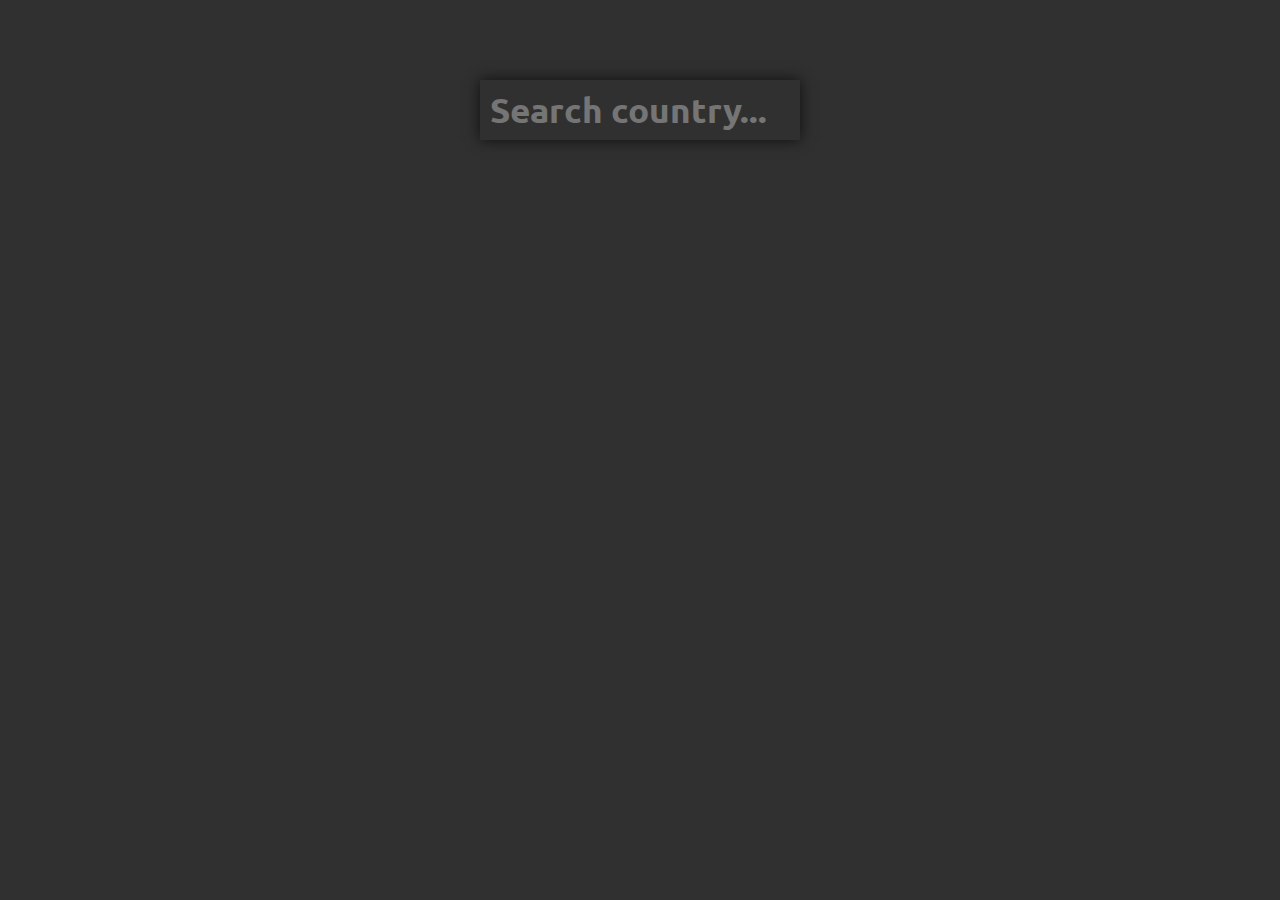
<file: covid19/index.html>
<!DOCTYPE html>
<html lang="en">
<head>
  <meta charset="UTF-8">
  <meta name="viewport" content="width=device-width, initial-scale=1.0">
  <title>COVID-19</title>
</head>
<body>
  <div id="filter" class="grid">
    <form id="filter-form" class="grid">
      <input type="text" name="countryName" placeholder="Search country..." autocomplete="off">
    </form>
  </div>
  <div id="cards"></div>
  <script src="ajax.js"></script>
  <script src="lib/dom.js"></script>
  <script src="models/CountryCard.js"></script>
  <script src="script.js"></script>
  <link href="https://fonts.googleapis.com/css2?family=Ubuntu:wght@400;700&display=swap" rel="stylesheet">
  <link rel="stylesheet" href="style.css">
</body>
</html>
</file>
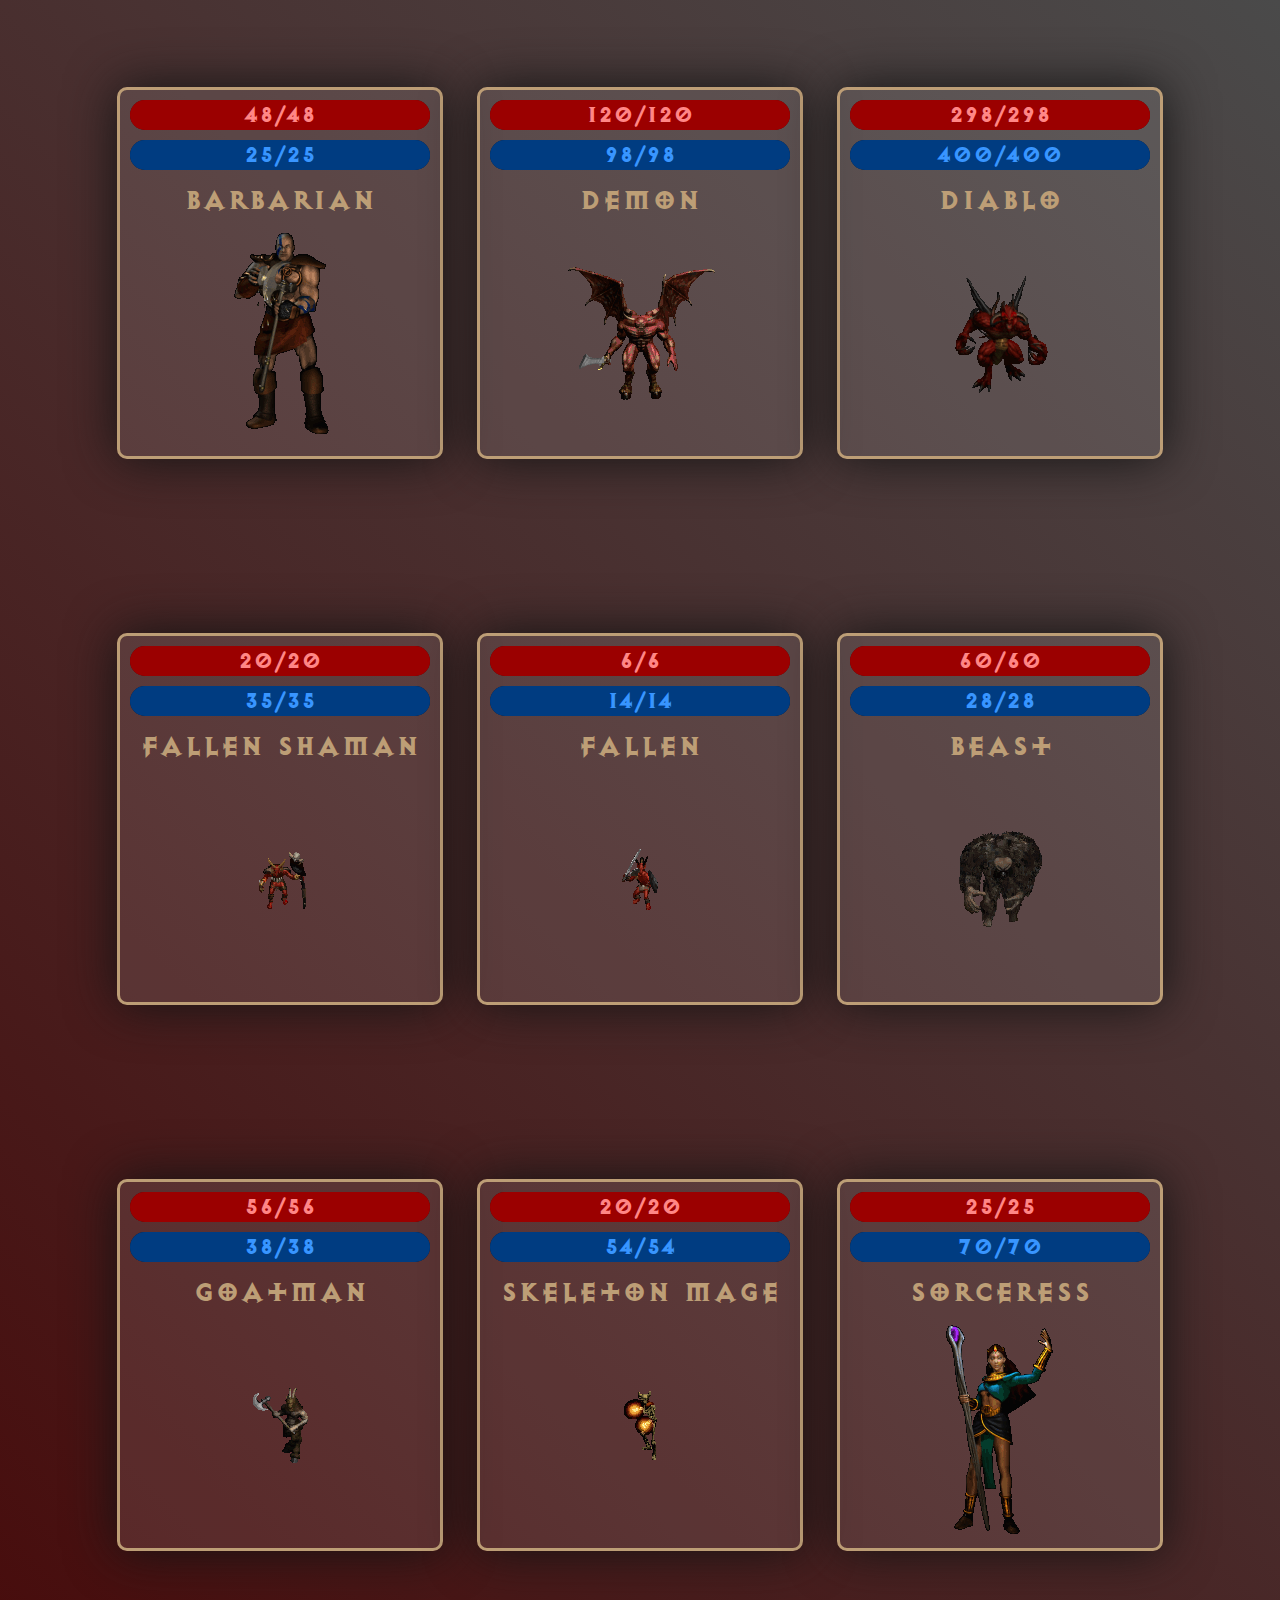
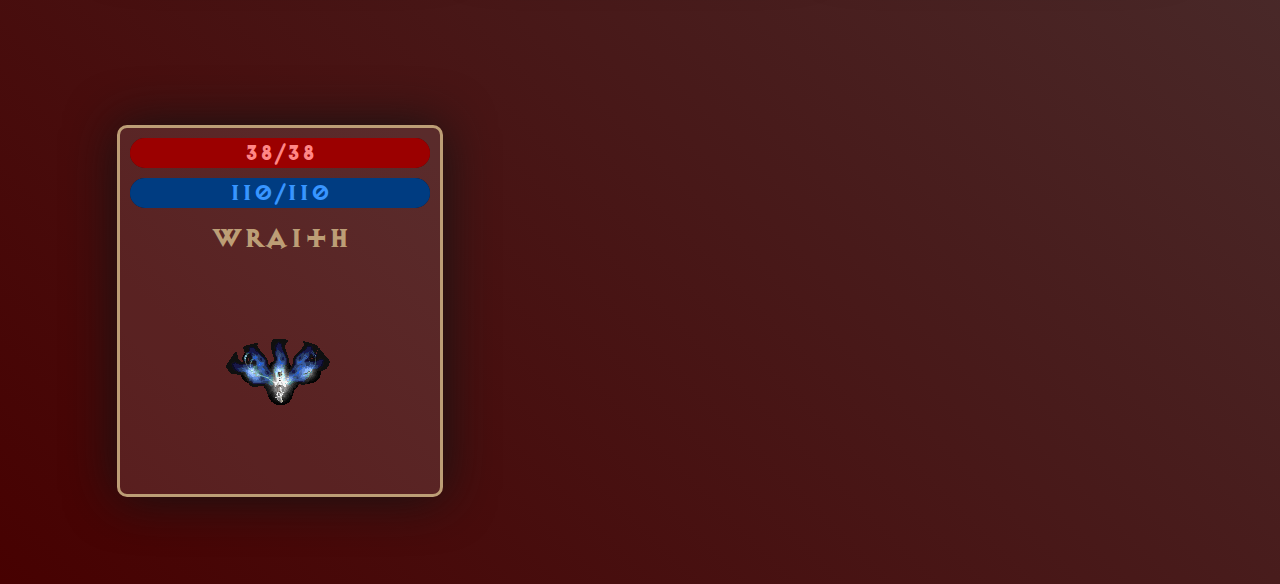
<file: lesson15/index.html>
<!DOCTYPE html>
<html lang="en">

<head>
  <meta charset="UTF-8">
  <meta name="viewport" content="width=device-width, initial-scale=1.0">
  <title>DOM Building</title>
</head>

<body>
  <div id="app">
    <div id="wrapper" class="grid">
      <div id="cards" class="cards grid">
      </div>
    </div>
  </div>
  <script src="lib/calculations.js"></script>
  <script src="lib/dom.js"></script>
  <script src="models/militaryResource.js"></script>
  <script src="models/setImage.js"></script>
  <script src="script.js"></script>
  <link rel="stylesheet" href="style.css">
</body>

</html>
</file>
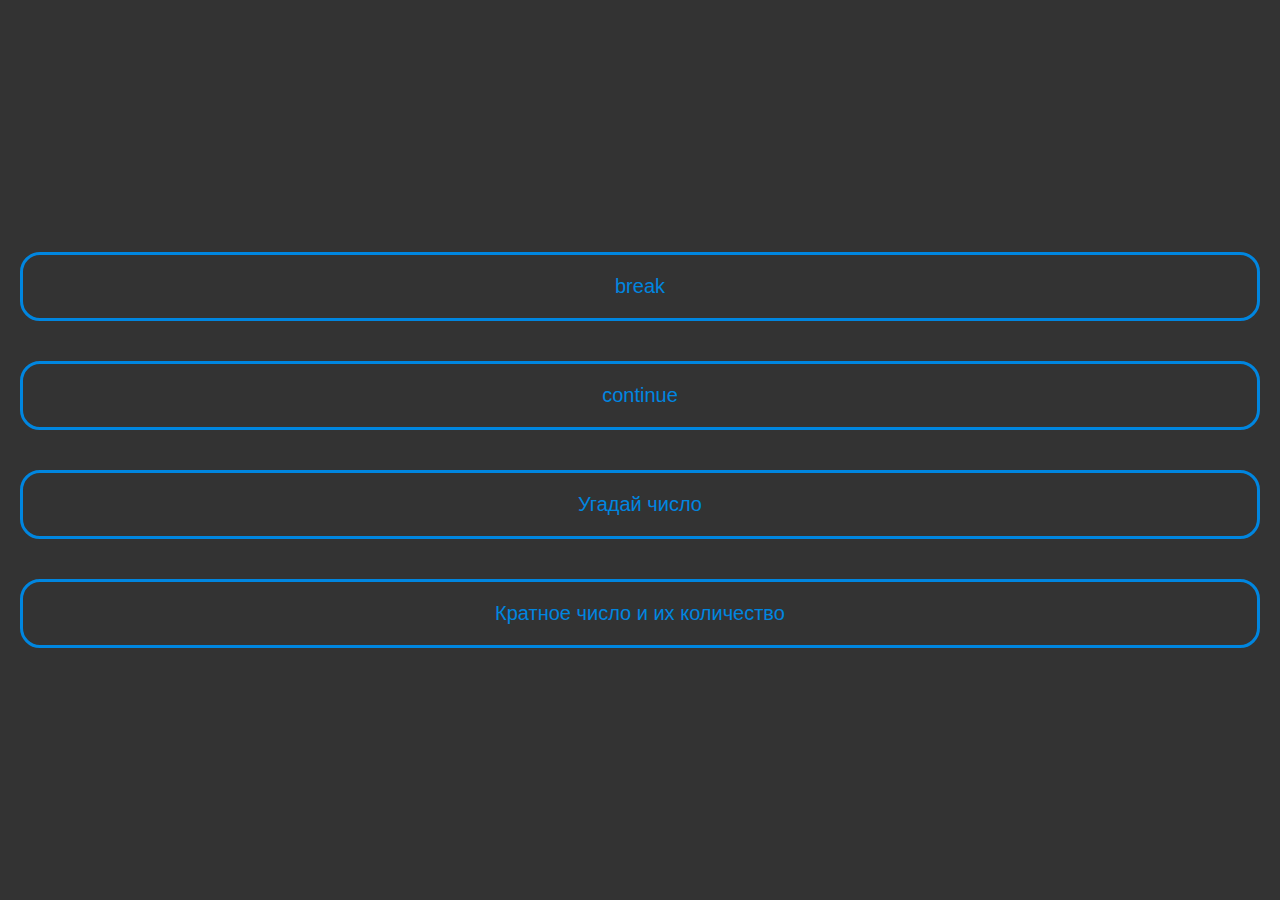
<file: lesson5/index.html>
<!DOCTYPE html>
<html lang="en">
<head>
  <meta charset="UTF-8">
  <meta name="viewport" content="width=device-width, initial-scale=1.0">
  <title>Loop</title>
  
</head>
<body>
  <div class="grid">
    <button id="task1">break</button>
    <button id="task2">continue</button>
    <button id="task3">Угадай число</button>
    <button id="task4">Кратное число и их количество</button>
  </div>

  <script src="script.js"></script>
  <link rel="stylesheet" href="style.css">
</body>
</html>
</file>
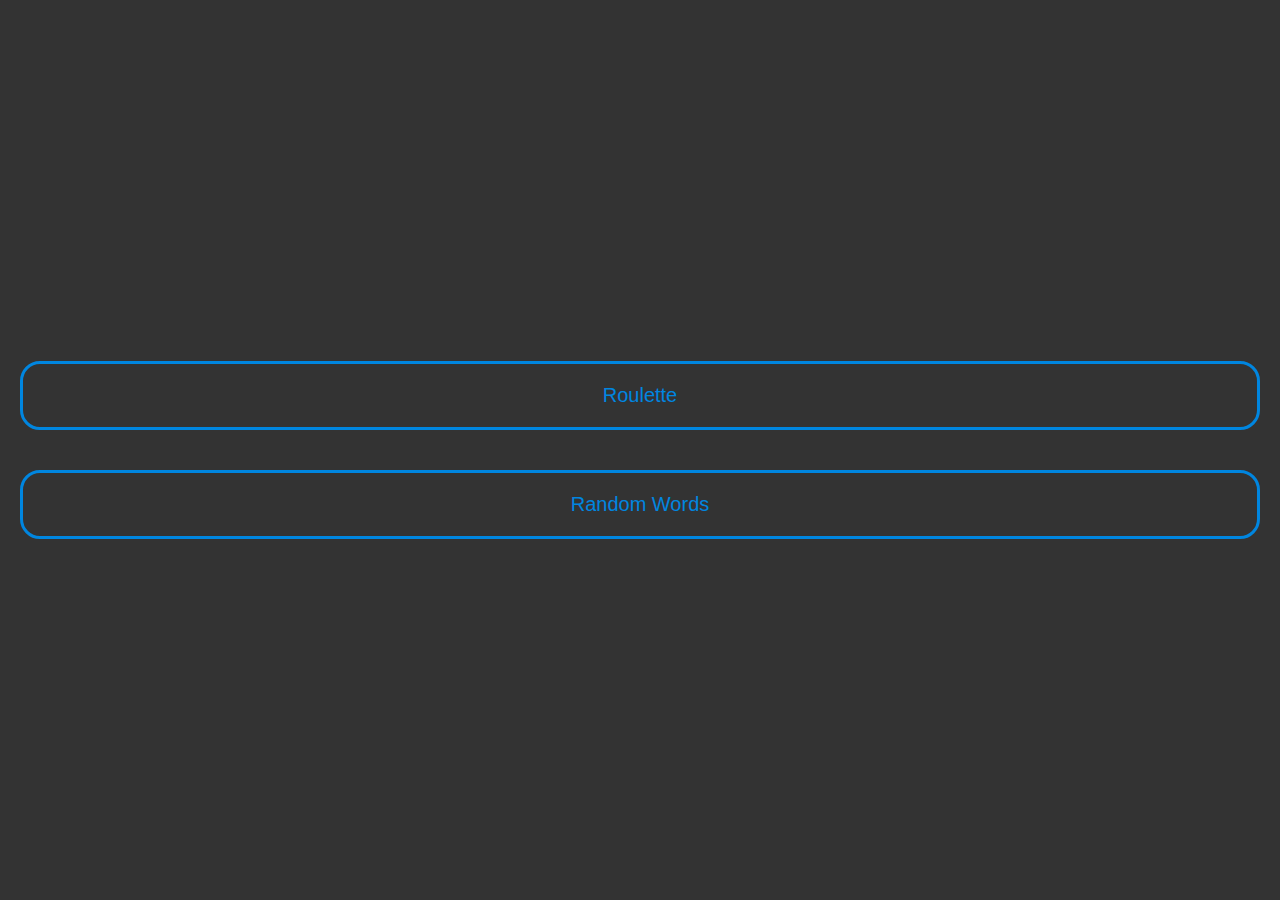
<file: lesson6/index.html>
<!DOCTYPE html>
<html lang="en">
<head>
  <meta charset="UTF-8">
  <meta name="viewport" content="width=device-width, initial-scale=1.0">
  <title>Objects</title>
</head>
<body>
  <div class="grid">
    <button id="task1">Roulette</button>
    <button id="task2">Random Words</button>
  </div>

  <script src="script.js"></script>
  <link rel="stylesheet" href="style.css">
</body>
</html>
</file>
<file: covid19/style.css>
body {
  margin: 0;
  padding: 10px;
  background: #303030;
  font-family: 'Ubuntu', sans-serif;
  font-size: 20px;
  color: #9b9b9b;
}

.grid {
  display: grid;
}

#filter {
  height: 200px;
}

#filter-form {
  align-content: center;
  justify-content: center;
}

input {
  border: 0;
  background-color: #303030;
  color: #9b9b9b;
  font-family: 'Ubuntu', sans-serif;
  font-weight: bold;
  caret-color: #9b9b9b;
  font-size: 35px;
  padding: 10px;
  height: 40px;
  width: 300px;
  box-shadow: 0px 0px 14px 0px #000000b3;
  transition: all 0.5s ease;
}

input:hover {
  box-shadow: 0px 0px 34px 5px #000000b3;
}

input:focus{
  outline: none;
}

.card {
  box-sizing: border-box;
  margin: 10px 0;
  padding: 10px;
  width: 100%;
  box-shadow: 0px 0px 14px 0px #000000b3;
  background-color: #303030;
  transition: all 0.5s ease;
}

.card:hover {
  box-shadow: 0px 0px 34px 5px #000000b3;
}

.countryName {
  font-size: 35px;
  font-weight: bold;
}

.title {
  font-size: 30px;
  font-weight: bold;
}

.mainInfo {
  grid-template-columns: repeat(3, 1fr);
  margin: 0 20px;
}
</file>
<file: lesson15/style.css>
@font-face {
  font-family: Diablo;
  src: url(fonts/DiabloHeavy.ttf)
}

body {
  background: linear-gradient(45deg, #470101 0%, #4a4a4a 100%);
  margin: 0;
  padding: 0;
  font-family: Diablo;
  background-size: 100%;

}

.grid {
  display: grid;
}

#wrapper {
  align-items: center;
  padding: 100px;
}

.cards {
  grid-template-columns: repeat(3, 1fr);
  justify-items: center;
  align-items: center;
  grid-row-gap: 200px;
}

.card {
  padding: 10px;
  justify-items: center;
  width: 300px;
  height: 100%;
  border: 3px solid #bd9e76;
  border-radius: 10px;
  box-shadow: 0 0px 50px #141414;
  background-color: #ffffff1a;
  grid-template-rows: 40px 40px 40px 1fr;

}

.bar {
  width: 100%;
  height: 30px;
  border-radius: 15px;
}

.bar-title {
  text-align: center;
  position: relative;
  font-size: 25px;
  z-index: 10;
}

.health-value {
  color: #ff8686;
  user-select: none;
}

.mana-value {
  color: #3895ff;
  user-select: none;
}

.health-wrap {
  z-index: 1;
  background: #570000;
  overflow: hidden;
  position: relative;
}

.health-bar {
  transition: width 1s ease;
  z-index: 1;
  background: #9b0000;
  box-shadow: 0 0px 10px #9b0000, 0 0px 10px #9b0000;
  left: 0;
  position: absolute;
  top: 0;
  width: 50%;
}

.mana-wrap {
  background: #001a38;
  /* margin: 10px 0; */
  overflow: hidden;
  position: relative;
}

.mana-wrap>.mana-bar {
  transition: width 0.5s ease;
  background: #003c81;
  box-shadow: 0 0px 10px #003c81, 0 0px 10px #003c81;
  left: 0;
  position: absolute;
  top: 0;
  width: 35%;
}

.title {
  text-align: center;
  align-self: center;
  color: #bd9e76;
  font-size: 30px;
}

.image {
  height: 200px;
  align-self: center;

}

.image-container {
  height: 100%;
  width: 100%;
  background-size: cover;
  display: grid;
  justify-content: center;
}

.image-container>img {
  width: 100%;
  background-size: cover;
  align-self: center;
}

.inactive {
  transition: filter 0.5s ease;
  filter: brightness(0.2);
}

@keyframes myAnimation {
  0% {
    opacity: 1;
    transform: rotateZ(0deg) scale(1);
  }

  100% {
    opacity: 0;
    transform: rotateZ(-90deg) scale(0.5);
  }
}

.delete {
  animation-name: myAnimation;
  animation-duration: 1000ms;
  animation-fill-mode: forwards;
}
</file>
<file: lesson5/style.css>
body {
  overflow-x: hidden;
  margin: 0;
}

html {
  background-color: #333;
}

.grid {
  height: 100vh;
  display: grid;
  grid-template-columns: 1fr;
  align-content: center;
  justify-content: center;
}

button {
  margin: 20px;
  padding: 20px;
  border: 3px solid #0086e0;
  background-color: transparent;
  border-radius: 20px;
  font-size: 20px;
  color: #0086e0;
  transition: all 0.5s;
}
button:hover {
  border: 3px solid #00e09d;
  color: #00e09d;
}
</file>
<file: lesson6/style.css>
body {
  overflow-x: hidden;
  margin: 0;
}

html {
  background-color: #333;
}

.grid {
  height: 100vh;
  display: grid;
  grid-template-columns: 1fr;
  align-content: center;
  justify-content: center;
}

button {
  margin: 20px;
  padding: 20px;
  border: 3px solid #0086e0;
  background-color: transparent;
  border-radius: 20px;
  font-size: 20px;
  color: #0086e0;
  transition: all 0.5s;
}
button:hover {
  border: 3px solid #00e09d;
  color: #00e09d;
}
</file>
